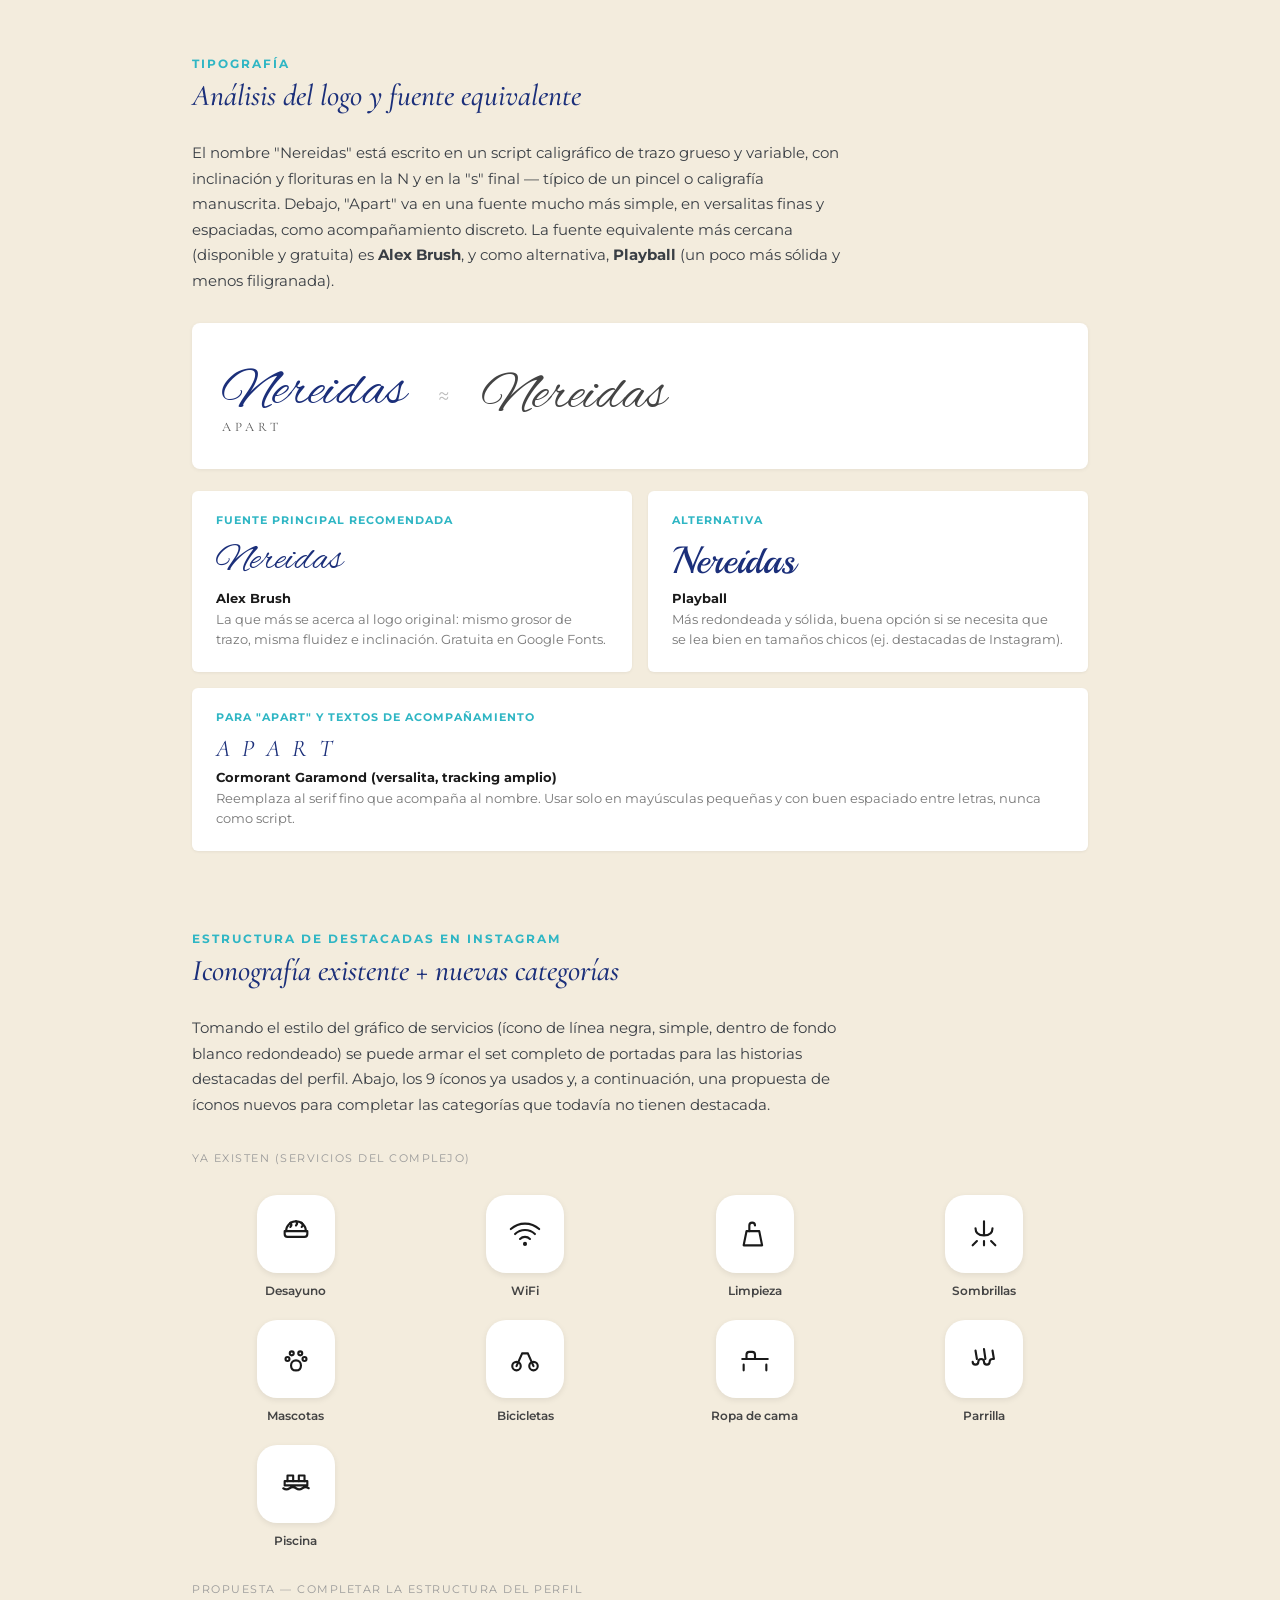
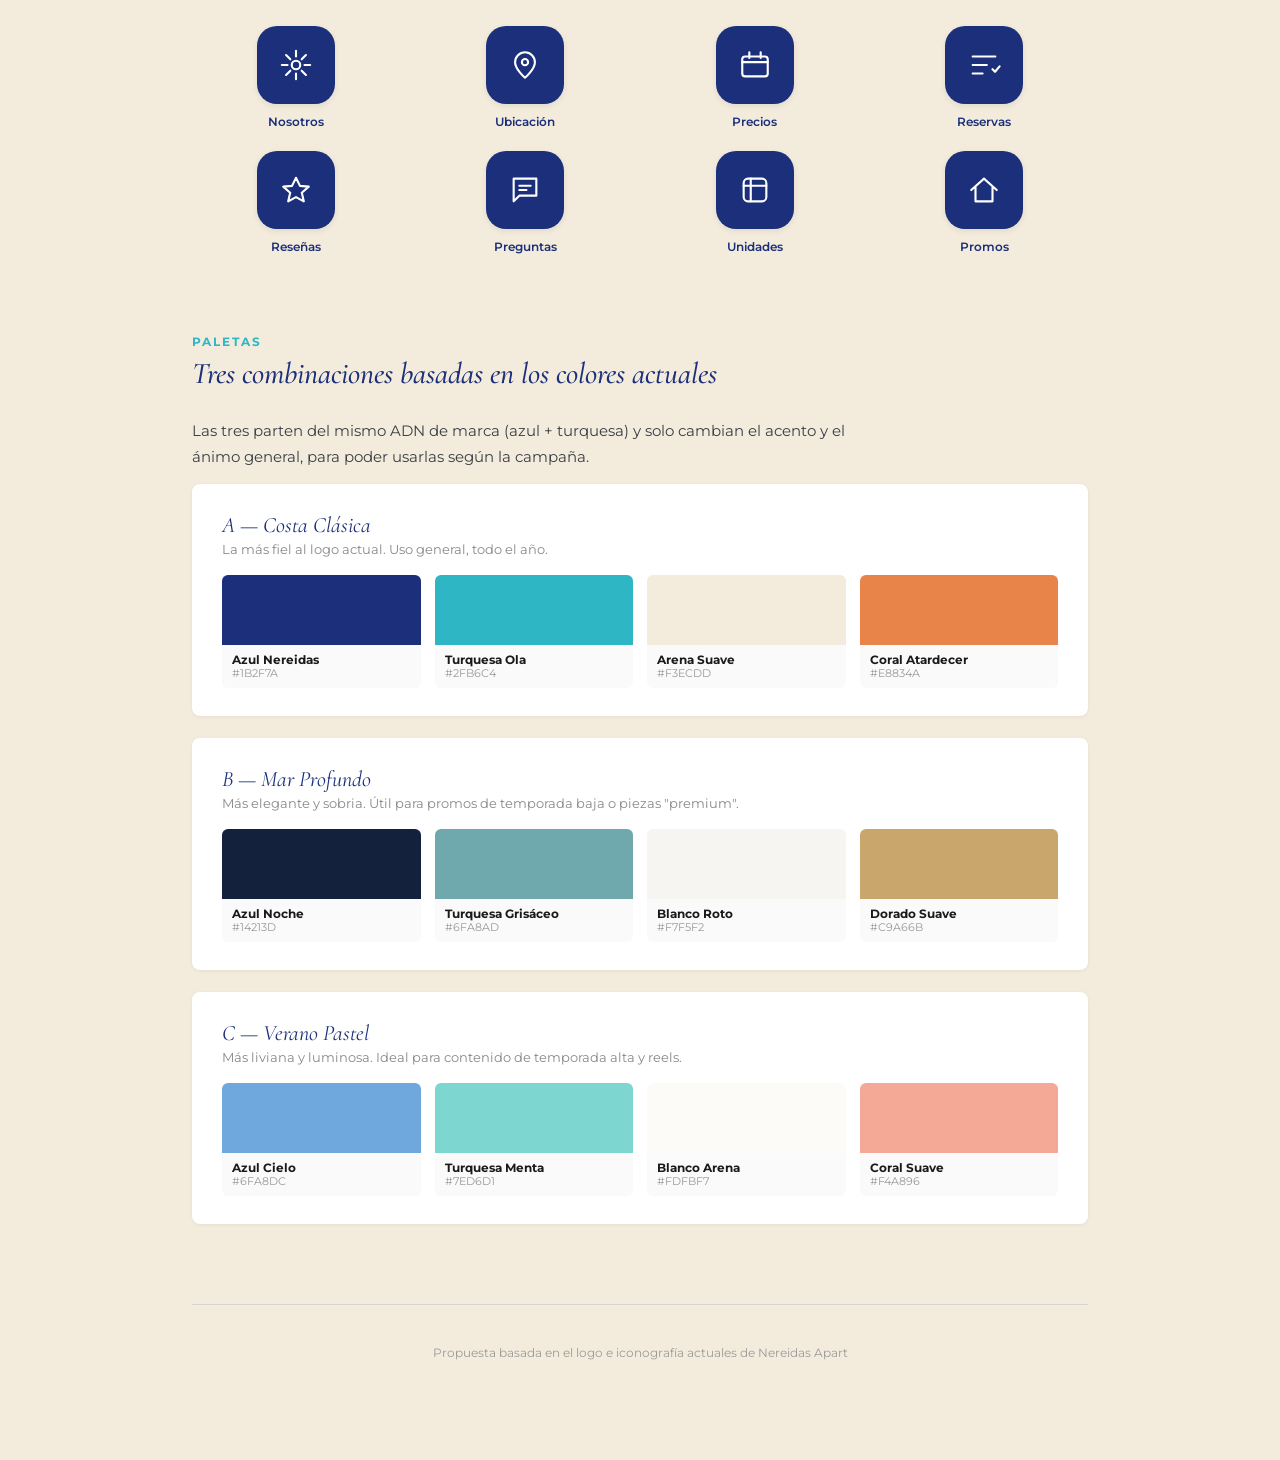
<file: tipografia-highlights-paletas-nereidas.html>
<!DOCTYPE html>
<html lang="es">
<head>
<meta charset="UTF-8">
<title>Nereidas Apart — Tipografía, Highlights y Paletas</title>
<link href="https://fonts.googleapis.com/css2?family=Alex+Brush&family=Playball&family=Cormorant+Garamond:ital,wght@0,500;1,500&family=Montserrat:wght@400;600;700&display=swap" rel="stylesheet">
<style>
  :root{
    --azul:#1B2F7A; --turquesa:#2FB6C4; --arena:#F3ECDD; --negro:#1A1A1A;
  }
  *{box-sizing:border-box;}
  body{margin:0;font-family:'Montserrat',sans-serif;background:var(--arena);color:var(--negro);}
  .wrap{max-width:960px;margin:0 auto;padding:56px 32px 100px;}
  h2{font-size:12px;letter-spacing:2px;color:var(--turquesa);font-weight:700;margin:0 0 6px;}
  h3{font-family:'Cormorant Garamond',serif;font-style:italic;font-weight:500;font-size:30px;color:var(--azul);margin:0 0 26px;}
  p.desc{max-width:660px;line-height:1.7;font-size:15px;color:#3a3f45;}
  section{margin-bottom:80px;}

  /* ===== TYPOGRAPHY SECTION ===== */
  .logo-compare{
    display:flex;gap:32px;align-items:center;background:white;border-radius:8px;
    padding:34px 30px;margin:30px 0 22px;box-shadow:0 1px 4px rgba(0,0,0,.06);
  }
  .logo-compare .orig{font-family:'Alex Brush',cursive;font-size:56px;color:var(--azul);flex-shrink:0;}
  .logo-compare .orig sub{font-family:'Cormorant Garamond',serif;letter-spacing:4px;font-size:13px;color:#555;display:block;margin-top:-8px;text-transform:uppercase;}
  .arrow{font-size:20px;color:#bbb;}
  .match{font-family:'Alex Brush',cursive;font-size:56px;color:#444;}

  .font-cards{display:grid;grid-template-columns:1fr 1fr;gap:16px;margin-top:10px;}
  .fcard{background:white;border-radius:6px;padding:22px 24px;box-shadow:0 1px 3px rgba(0,0,0,.06);}
  .fcard .tag{font-size:11px;letter-spacing:1px;color:var(--turquesa);font-weight:700;margin-bottom:10px;}
  .fcard .big{font-size:38px;color:var(--azul);margin-bottom:6px;}
  .fcard.script .big{font-family:'Alex Brush',cursive;}
  .fcard.alt .big{font-family:'Playball',cursive;}
  .fcard.word .big{font-family:'Cormorant Garamond',serif;font-style:italic;font-size:24px;letter-spacing:3px;text-transform:uppercase;}
  .fcard .name{font-size:13px;font-weight:700;}
  .fcard .note{font-size:12.5px;color:#777;margin-top:4px;line-height:1.6;}

  /* ===== HIGHLIGHTS / ICON SECTION ===== */
  .icon-grid{display:grid;grid-template-columns:repeat(4,1fr);gap:22px;margin-top:30px;}
  .icon-item{display:flex;flex-direction:column;align-items:center;gap:10px;}
  .icon-box{
    width:78px;height:78px;border-radius:20px;background:white;
    display:flex;align-items:center;justify-content:center;
    box-shadow:0 2px 6px rgba(0,0,0,0.08);
  }
  .icon-box svg{width:34px;height:34px;stroke:var(--negro);fill:none;stroke-width:1.5;stroke-linecap:round;stroke-linejoin:round;}
  .icon-item span{font-size:12px;text-align:center;color:#444;font-weight:600;}
  .icon-item.new .icon-box{background:var(--azul);}
  .icon-item.new .icon-box svg{stroke:white;}
  .icon-item.new span{color:var(--azul);}

  .group-label{font-size:11px;letter-spacing:1.5px;color:#999;text-transform:uppercase;margin:34px 0 4px;}

  /* ===== PALETTES ===== */
  .palette-block{background:white;border-radius:8px;padding:28px 30px;margin-bottom:22px;box-shadow:0 1px 4px rgba(0,0,0,.06);}
  .palette-block .ptitle{font-family:'Cormorant Garamond',serif;font-style:italic;font-size:22px;color:var(--azul);margin-bottom:4px;}
  .palette-block .pmood{font-size:12.5px;color:#888;margin-bottom:18px;}
  .swrow{display:flex;gap:14px;}
  .sw{flex:1;border-radius:6px;overflow:hidden;}
  .sw .col{height:70px;}
  .sw .lbl{padding:8px 10px;background:#fafafa;}
  .sw .lbl .n{font-size:11.5px;font-weight:700;}
  .sw .lbl .h{font-size:10.5px;color:#999;}

  footer{text-align:center;font-size:12px;color:#9a9a9a;padding-top:40px;border-top:1px solid rgba(27,47,122,0.12);}
</style>
</head>
<body>
<div class="wrap">

  <section>
    <h2>TIPOGRAFÍA</h2>
    <h3>Análisis del logo y fuente equivalente</h3>
    <p class="desc">El nombre "Nereidas" está escrito en un script caligráfico de trazo grueso y variable, con inclinación y florituras en la N y en la "s" final — típico de un pincel o caligrafía manuscrita. Debajo, "Apart" va en una fuente mucho más simple, en versalitas finas y espaciadas, como acompañamiento discreto. La fuente equivalente más cercana (disponible y gratuita) es <strong>Alex Brush</strong>, y como alternativa, <strong>Playball</strong> (un poco más sólida y menos filigranada).</p>

    <div class="logo-compare">
      <div class="orig">Nereidas<sub>Apart</sub></div>
      <div class="arrow">≈</div>
      <div class="match">Nereidas</div>
    </div>

    <div class="font-cards">
      <div class="fcard script">
        <div class="tag">FUENTE PRINCIPAL RECOMENDADA</div>
        <div class="big">Nereidas</div>
        <div class="name">Alex Brush</div>
        <div class="note">La que más se acerca al logo original: mismo grosor de trazo, misma fluidez e inclinación. Gratuita en Google Fonts.</div>
      </div>
      <div class="fcard alt">
        <div class="tag">ALTERNATIVA</div>
        <div class="big">Nereidas</div>
        <div class="name">Playball</div>
        <div class="note">Más redondeada y sólida, buena opción si se necesita que se lea bien en tamaños chicos (ej. destacadas de Instagram).</div>
      </div>
      <div class="fcard word" style="grid-column:span 2;">
        <div class="tag">PARA "APART" Y TEXTOS DE ACOMPAÑAMIENTO</div>
        <div class="big">A P A R T</div>
        <div class="name">Cormorant Garamond (versalita, tracking amplio)</div>
        <div class="note">Reemplaza al serif fino que acompaña al nombre. Usar solo en mayúsculas pequeñas y con buen espaciado entre letras, nunca como script.</div>
      </div>
    </div>
  </section>

  <section>
    <h2>ESTRUCTURA DE DESTACADAS EN INSTAGRAM</h2>
    <h3>Iconografía existente + nuevas categorías</h3>
    <p class="desc">Tomando el estilo del gráfico de servicios (ícono de línea negra, simple, dentro de fondo blanco redondeado) se puede armar el set completo de portadas para las historias destacadas del perfil. Abajo, los 9 íconos ya usados y, a continuación, una propuesta de íconos nuevos para completar las categorías que todavía no tienen destacada.</p>

    <div class="group-label">Ya existen (servicios del complejo)</div>
    <div class="icon-grid">
      <div class="icon-item"><div class="icon-box"><svg viewBox="0 0 24 24"><path d="M5 10a7 7 0 0 1 14 0"/><path d="M4 10h16v2a2 2 0 0 1-2 2H6a2 2 0 0 1-2-2v-2z"/><path d="M8 4c1 1 1 2 0 3M12 3c1 1 1 2 0 3M16 4c1 1 1 2 0 3"/></svg></div><span>Desayuno</span></div>
      <div class="icon-item"><div class="icon-box"><svg viewBox="0 0 24 24"><path d="M2 8.5a15 15 0 0 1 20 0M5 12a10 10 0 0 1 14 0M8.5 15.5a5 5 0 0 1 7 0"/><circle cx="12" cy="19" r="0.7" fill="black"/></svg></div><span>WiFi</span></div>
      <div class="icon-item"><div class="icon-box"><svg viewBox="0 0 24 24"><path d="M6 10h9l2 10H4l2-10z"/><path d="M8 10V6a2 2 0 0 1 4 0"/></svg></div><span>Limpieza</span></div>
      <div class="icon-item"><div class="icon-box"><svg viewBox="0 0 24 24"><path d="M12 3v10M6 8c0 4 3 5 6 5s6-1 6-5"/><path d="M4 20l3-3M20 20l-3-3M12 20v-3"/></svg></div><span>Sombrillas</span></div>
      <div class="icon-item"><div class="icon-box"><svg viewBox="0 0 24 24"><circle cx="9" cy="8" r="1.4"/><circle cx="15" cy="8" r="1.4"/><circle cx="6" cy="12" r="1.4"/><circle cx="18" cy="12" r="1.4"/><path d="M12 13c-2 0-3.5 1.5-3.5 3.5S9 20 12 20s3.5-1.5 3.5-3.5S14 13 12 13z"/></svg></div><span>Mascotas</span></div>
      <div class="icon-item"><div class="icon-box"><svg viewBox="0 0 24 24"><circle cx="6" cy="17" r="3"/><circle cx="18" cy="17" r="3"/><path d="M6 17l4-9h4l4 9M10 8h4"/></svg></div><span>Bicicletas</span></div>
      <div class="icon-item"><div class="icon-box"><svg viewBox="0 0 24 24"><path d="M3 12h18M6 12V9a2 2 0 0 1 2-2h2a2 2 0 0 1 2 2v3M4 20v-4M20 20v-4"/></svg></div><span>Ropa de cama</span></div>
      <div class="icon-item"><div class="icon-box"><svg viewBox="0 0 24 24"><path d="M4 14a2 2 0 0 0 2 2 2 2 0 0 0 2-2 2 2 0 0 1 2-2 2 2 0 0 1 2 2 2 2 0 0 0 2 2 2 2 0 0 0 2-2 2 2 0 0 1 2-2M6 6l1 6M12 5l1 7M18 6l1 6"/></svg></div><span>Parrilla</span></div>
      <div class="icon-item"><div class="icon-box"><svg viewBox="0 0 24 24"><path d="M3 15c1.5 1 3 1 4.5 0s3-1 4.5 0 3 1 4.5 0 3-1 4.5 0M4 10h16v3H4z"/><path d="M6 10V6h4v4M14 10V6h4v4"/></svg></div><span>Piscina</span></div>
    </div>

    <div class="group-label">Propuesta — completar la estructura del perfil</div>
    <div class="icon-grid">
      <div class="icon-item new"><div class="icon-box"><svg viewBox="0 0 24 24"><path d="M12 2v4M12 18v4M2 12h4M18 12h4M5 5l3 3M16 16l3 3M19 5l-3 3M8 16l-3 3"/><circle cx="12" cy="12" r="3"/></svg></div><span>Nosotros</span></div>
      <div class="icon-item new"><div class="icon-box"><svg viewBox="0 0 24 24"><path d="M12 21s-7-6-7-11a7 7 0 0 1 14 0c0 5-7 11-7 11z"/><circle cx="12" cy="10" r="2.2"/></svg></div><span>Ubicación</span></div>
      <div class="icon-item new"><div class="icon-box"><svg viewBox="0 0 24 24"><rect x="3" y="6" width="18" height="14" rx="2"/><path d="M3 10h18M8 3v4M16 3v4"/></svg></div><span>Precios</span></div>
      <div class="icon-item new"><div class="icon-box"><svg viewBox="0 0 24 24"><path d="M4 6h16M4 12h10M4 18h7"/><path d="M18 15l1.8 1.8L23 13"/></svg></div><span>Reservas</span></div>
      <div class="icon-item new"><div class="icon-box"><svg viewBox="0 0 24 24"><path d="M12 17l-5.5 3 1.4-6.1L3 9.6l6.2-.5L12 3.4l2.8 5.7 6.2.5-4.9 4.3 1.4 6.1z"/></svg></div><span>Reseñas</span></div>
      <div class="icon-item new"><div class="icon-box"><svg viewBox="0 0 24 24"><path d="M4 4h16v12H8l-4 4V4z"/><path d="M8 9h8M8 12h5"/></svg></div><span>Preguntas</span></div>
      <div class="icon-item new"><div class="icon-box"><svg viewBox="0 0 24 24"><rect x="4" y="4" width="16" height="16" rx="3"/><path d="M4 9h16M9 4v16"/></svg></div><span>Unidades</span></div>
      <div class="icon-item new"><div class="icon-box"><svg viewBox="0 0 24 24"><path d="M3 12l9-8 9 8M6 10v10h12V10"/></svg></div><span>Promos</span></div>
    </div>
  </section>

  <section>
    <h2>PALETAS</h2>
    <h3>Tres combinaciones basadas en los colores actuales</h3>
    <p class="desc">Las tres parten del mismo ADN de marca (azul + turquesa) y solo cambian el acento y el ánimo general, para poder usarlas según la campaña.</p>

    <div class="palette-block">
      <div class="ptitle">A — Costa Clásica</div>
      <div class="pmood">La más fiel al logo actual. Uso general, todo el año.</div>
      <div class="swrow">
        <div class="sw"><div class="col" style="background:#1B2F7A;"></div><div class="lbl"><div class="n">Azul Nereidas</div><div class="h">#1B2F7A</div></div></div>
        <div class="sw"><div class="col" style="background:#2FB6C4;"></div><div class="lbl"><div class="n">Turquesa Ola</div><div class="h">#2FB6C4</div></div></div>
        <div class="sw"><div class="col" style="background:#F3ECDD;"></div><div class="lbl"><div class="n">Arena Suave</div><div class="h">#F3ECDD</div></div></div>
        <div class="sw"><div class="col" style="background:#E8834A;"></div><div class="lbl"><div class="n">Coral Atardecer</div><div class="h">#E8834A</div></div></div>
      </div>
    </div>

    <div class="palette-block">
      <div class="ptitle">B — Mar Profundo</div>
      <div class="pmood">Más elegante y sobria. Útil para promos de temporada baja o piezas "premium".</div>
      <div class="swrow">
        <div class="sw"><div class="col" style="background:#14213D;"></div><div class="lbl"><div class="n">Azul Noche</div><div class="h">#14213D</div></div></div>
        <div class="sw"><div class="col" style="background:#6FA8AD;"></div><div class="lbl"><div class="n">Turquesa Grisáceo</div><div class="h">#6FA8AD</div></div></div>
        <div class="sw"><div class="col" style="background:#F7F5F2;"></div><div class="lbl"><div class="n">Blanco Roto</div><div class="h">#F7F5F2</div></div></div>
        <div class="sw"><div class="col" style="background:#C9A66B;"></div><div class="lbl"><div class="n">Dorado Suave</div><div class="h">#C9A66B</div></div></div>
      </div>
    </div>

    <div class="palette-block">
      <div class="ptitle">C — Verano Pastel</div>
      <div class="pmood">Más liviana y luminosa. Ideal para contenido de temporada alta y reels.</div>
      <div class="swrow">
        <div class="sw"><div class="col" style="background:#6FA8DC;"></div><div class="lbl"><div class="n">Azul Cielo</div><div class="h">#6FA8DC</div></div></div>
        <div class="sw"><div class="col" style="background:#7ED6D1;"></div><div class="lbl"><div class="n">Turquesa Menta</div><div class="h">#7ED6D1</div></div></div>
        <div class="sw"><div class="col" style="background:#FDFBF7;"></div><div class="lbl"><div class="n">Blanco Arena</div><div class="h">#FDFBF7</div></div></div>
        <div class="sw"><div class="col" style="background:#F4A896;"></div><div class="lbl"><div class="n">Coral Suave</div><div class="h">#F4A896</div></div></div>
      </div>
    </div>
  </section>

  <footer>Propuesta basada en el logo e iconografía actuales de Nereidas Apart</footer>
</div>
</body>
</html>
</file>
